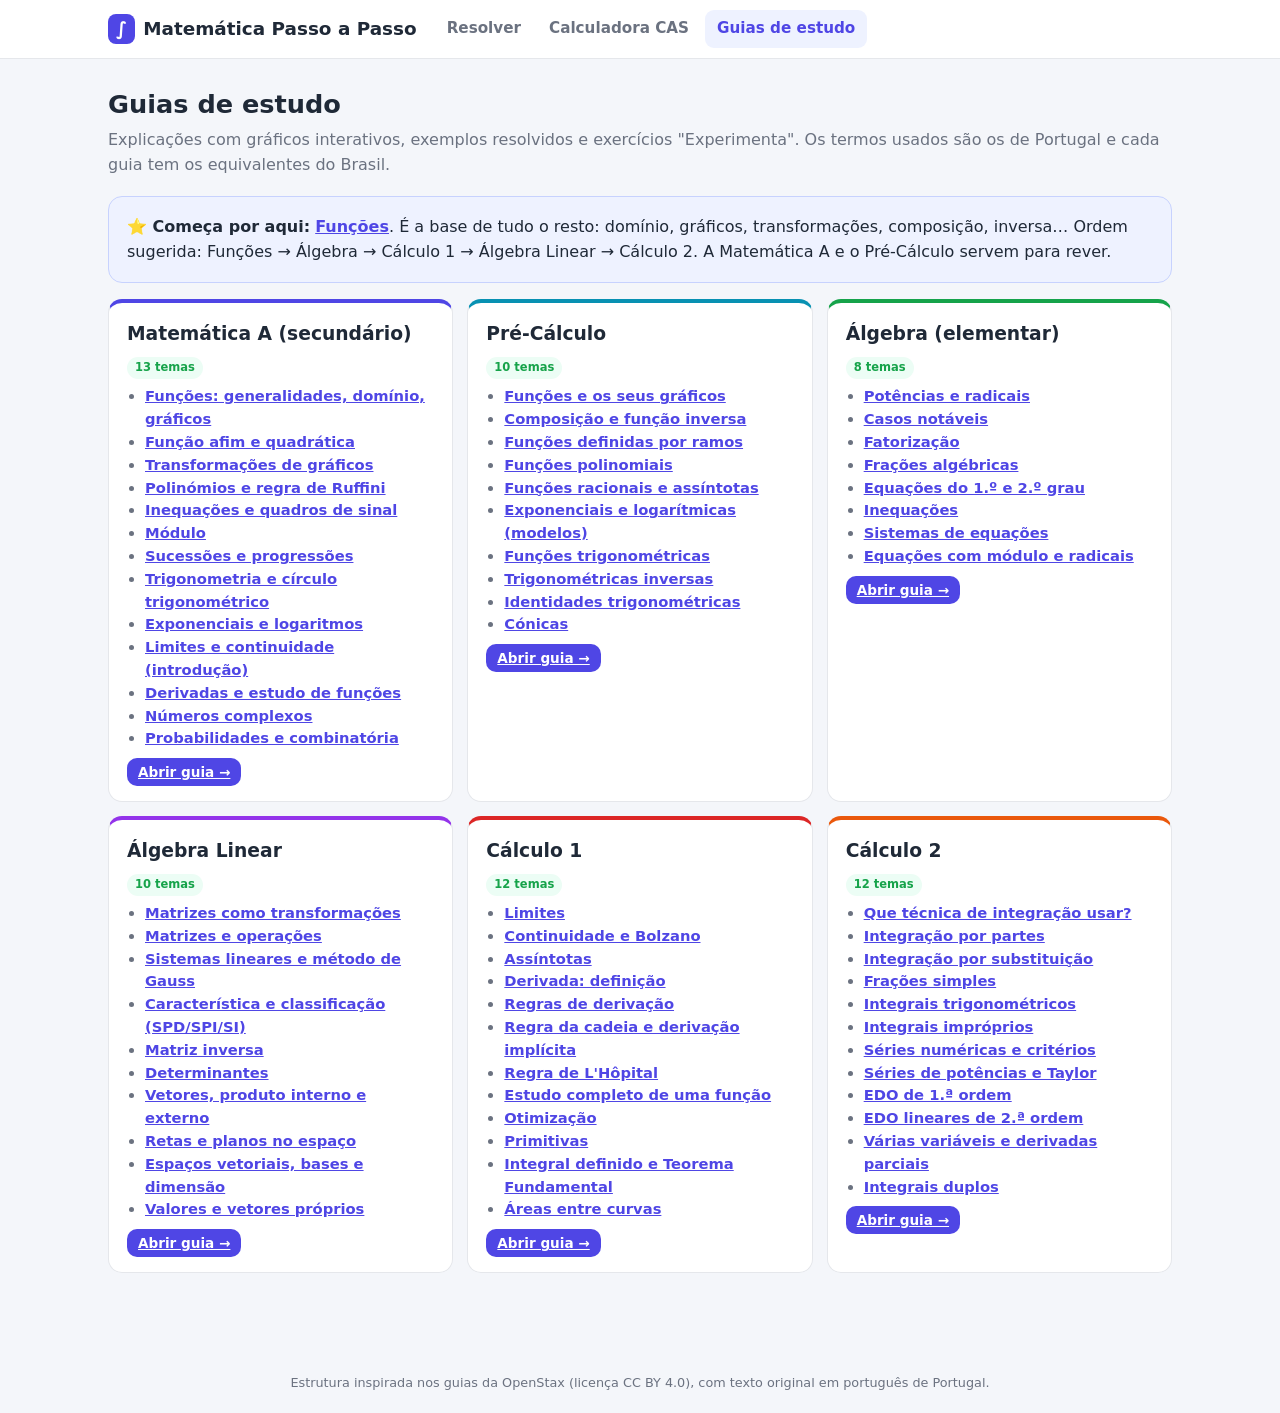
<file: guias/index.html>
<!DOCTYPE html>
<html lang="pt-PT">
<head>
<meta charset="utf-8">
<meta name="viewport" content="width=device-width, initial-scale=1">
<title>Guias de estudo — Matemática Passo a Passo</title>
<link rel="stylesheet" href="../css/style.css">
</head>
<body>
<header class="topo"><div class="topo-in">
  <a class="logo" href="../index.html"><b>∫</b> Matemática Passo a Passo</a>
  <nav class="nav">
    <a href="../index.html#solver">Resolver</a>
    <a href="../index.html#cas">Calculadora CAS</a>
    <a href="index.html" class="ativo">Guias de estudo</a>
  </nav>
</div></header>
<main>
  <h1>Guias de estudo</h1>
  <p class="sub">Explicações com gráficos interativos, exemplos resolvidos e exercícios "Experimenta". Os termos usados são os de Portugal e cada guia tem os equivalentes do Brasil.</p>

  <div class="cartao" style="background:#eef2ff;border-color:#c7d2fe">
    <b>⭐ Começa por aqui:</b> <a href="funcoes.html"><b>Funções</b></a>. É a base de tudo o resto: domínio, gráficos, transformações, composição, inversa… Ordem sugerida: Funções → Álgebra → Cálculo 1 → Álgebra Linear → Cálculo 2. A Matemática A e o Pré-Cálculo servem para rever.
  </div>

  <div class="guias-grelha" id="grelha"></div>
</main>
<footer class="rodape">Estrutura inspirada nos guias da OpenStax (licença CC BY 4.0), com texto original em português de Portugal.</footer>
<script>
const MATERIAS = [
  { nome: 'Matemática A (secundário)', cor: '#4f46e5', f: 'matematica-a.html', temas: [
    ['Funções: generalidades, domínio, gráficos', 'funcoes.html'], ['Função afim e quadrática', 'funcoes.html#afim'], ['Transformações de gráficos', 'funcoes.html#transformacoes'],
    ['Polinómios e regra de Ruffini', '#polinomios'], ['Inequações e quadros de sinal', '#inequacoes'], ['Módulo', '#modulo'], ['Sucessões e progressões', '#sucessoes'],
    ['Trigonometria e círculo trigonométrico', '#trigonometria'], ['Exponenciais e logaritmos', '#exponenciais'], ['Limites e continuidade (introdução)', '#limites'],
    ['Derivadas e estudo de funções', '#derivadas'], ['Números complexos', '#complexos'], ['Probabilidades e combinatória', '#probabilidades'] ] },
  { nome: 'Pré-Cálculo', cor: '#0891b2', f: 'pre-calculo.html', temas: [
    ['Funções e os seus gráficos', 'funcoes.html'], ['Composição e função inversa', 'funcoes.html#composicao'], ['Funções definidas por ramos', 'funcoes.html#ramos'],
    ['Funções polinomiais', '#polinomiais'], ['Funções racionais e assíntotas', '#racionais'], ['Exponenciais e logarítmicas (modelos)', '#exp-log'],
    ['Funções trigonométricas', '#trigonometricas'], ['Trigonométricas inversas', '#inversas-trig'], ['Identidades trigonométricas', '#identidades'], ['Cónicas', '#conicas'] ] },
  { nome: 'Álgebra (elementar)', cor: '#16a34a', f: 'algebra.html', temas: [
    ['Potências e radicais', '#potencias'], ['Casos notáveis', '#casos-notaveis'], ['Fatorização', '#fatorizacao'], ['Frações algébricas', '#fracoes'],
    ['Equações do 1.º e 2.º grau', '#equacoes'], ['Inequações', '#inequacoes'], ['Sistemas de equações', '#sistemas'], ['Equações com módulo e radicais', '#modulo-radicais'] ] },
  { nome: 'Álgebra Linear', cor: '#9333ea', f: 'algebra-linear.html', temas: [
    ['Matrizes como transformações', '#inicio'], ['Matrizes e operações', '#matrizes'], ['Sistemas lineares e método de Gauss', '#gauss'], ['Característica e classificação (SPD/SPI/SI)', '#caracteristica'],
    ['Matriz inversa', '#inversa'], ['Determinantes', '#determinantes'], ['Vetores, produto interno e externo', '#vetores'], ['Retas e planos no espaço', '#retas-planos'],
    ['Espaços vetoriais, bases e dimensão', '#espacos'], ['Valores e vetores próprios', '#valores-proprios'] ] },
  { nome: 'Cálculo 1', cor: '#dc2626', f: 'calculo-1.html', temas: [
    ['Limites', '#limites'], ['Continuidade e Bolzano', '#continuidade'], ['Assíntotas', '#assintotas'], ['Derivada: definição', '#derivada-def'], ['Regras de derivação', '#regras'],
    ['Regra da cadeia e derivação implícita', '#cadeia'], ['Regra de L\'Hôpital', '#lhopital'], ['Estudo completo de uma função', '#estudo'], ['Otimização', '#otimizacao'],
    ['Primitivas', '#primitivas'], ['Integral definido e Teorema Fundamental', '#integral-definido'], ['Áreas entre curvas', '#areas'] ] },
  { nome: 'Cálculo 2', cor: '#ea580c', f: 'calculo-2.html', temas: [
    ['Que técnica de integração usar?', '#inicio'], ['Integração por partes', '#partes'], ['Integração por substituição', '#substituicao'], ['Frações simples', '#fracoes'],
    ['Integrais trigonométricos', '#trigonometricos'], ['Integrais impróprios', '#improprios'], ['Séries numéricas e critérios', '#series'], ['Séries de potências e Taylor', '#taylor'],
    ['EDO de 1.ª ordem', '#edo1'], ['EDO lineares de 2.ª ordem', '#edo2'], ['Várias variáveis e derivadas parciais', '#varias-variaveis'], ['Integrais duplos', '#integrais-duplos'] ] },
];
document.getElementById('grelha').innerHTML = MATERIAS.map(m => `<div class="guia-cartao" style="border-top:4px solid ${m.cor}">
    <h3><a href="${m.f}" style="color:inherit;text-decoration:none">${m.nome}</a></h3>
    <span class="etiqueta pronto">${m.temas.length} temas</span>
    <ul>${m.temas.map(([t, l]) => `<li><a href="${l.startsWith('#') ? m.f + l : l}">${t}</a></li>`).join('')}</ul>
    <p style="margin:10px 0 0"><a class="btn peq" href="${m.f}">Abrir guia →</a></p>
  </div>`).join('');
</script>
</body>
</html>
</file>
<file: css/style.css>
[hidden] { display: none !important; }
:root {
  --fundo: #f4f6fa; --cartao: #fff; --texto: #1f2937; --suave: #6b7280; --linha: #e5e7eb;
  --acento: #4f46e5; --acento-2: #eef2ff; --verde: #16a34a; --verde-2: #ecfdf5; --vermelho: #dc2626; --vermelho-2: #fef2f2;
  --amarelo-2: #fffbeb; --azul-passo: #f0f9ff; --raio: 14px;
}
* { box-sizing: border-box; }
html { scroll-behavior: smooth; }
body { margin: 0; font-family: system-ui, -apple-system, "Segoe UI", Roboto, sans-serif; background: var(--fundo); color: var(--texto); line-height: 1.55; }
a { color: var(--acento); }
button { font: inherit; cursor: pointer; }
input, select, textarea { font: inherit; }

/* ---------- cabeçalho ---------- */
.topo { position: sticky; top: 0; z-index: 20; background: #fff; border-bottom: 1px solid var(--linha); }
.topo-in { max-width: 1100px; margin: auto; display: flex; align-items: center; gap: 18px; padding: 10px 18px; flex-wrap: wrap; }
.logo { font-weight: 800; font-size: 1.15rem; color: var(--texto); text-decoration: none; display: flex; align-items: center; gap: 8px; }
.logo b { background: var(--acento); color: #fff; border-radius: 8px; padding: 1px 8px; }
.nav { display: flex; gap: 4px; flex-wrap: wrap; }
.nav a { text-decoration: none; color: var(--suave); padding: 7px 12px; border-radius: 9px; font-weight: 600; font-size: .95rem; }
.nav a.ativo, .nav a:hover { background: var(--acento-2); color: var(--acento); }
.estado { margin-left: auto; font-size: .8rem; color: var(--suave); display: flex; align-items: center; gap: 6px; }
.estado i { width: 9px; height: 9px; border-radius: 50%; background: #f59e0b; display: inline-block; }
.estado.pronto i { background: var(--verde); }

main { max-width: 1100px; margin: auto; padding: 22px 18px 80px; }
.vista { display: none; }
.vista.ativa { display: block; }
h1 { font-size: 1.6rem; margin: 4px 0 4px; }
.sub { color: var(--suave); margin: 0 0 18px; }

.cartao { background: var(--cartao); border-radius: var(--raio); border: 1px solid var(--linha); padding: 18px; margin-bottom: 16px; }

/* ---------- formulário do solver ---------- */
.tipos { display: flex; gap: 6px; flex-wrap: wrap; margin-bottom: 14px; }
.tipos button { border: 1px solid var(--linha); background: #fff; border-radius: 999px; padding: 7px 14px; font-weight: 600; color: var(--suave); }
.tipos button.ativo { background: var(--acento); color: #fff; border-color: var(--acento); }
.linha { display: flex; gap: 10px; flex-wrap: wrap; align-items: end; }
.campo { display: flex; flex-direction: column; gap: 4px; flex: 1; min-width: 110px; }
.campo.grande { flex: 4; min-width: 240px; }
.campo label { font-size: .8rem; font-weight: 600; color: var(--suave); }
.campo input, .campo select, .campo textarea { border: 1.5px solid var(--linha); border-radius: 10px; padding: 10px 12px; background: #fff; outline: none; }
.campo textarea { font-family: ui-monospace, monospace; min-height: 90px; }
.campo input:focus, .campo textarea:focus { border-color: var(--acento); }
.previa { min-height: 46px; padding: 10px 6px 0; font-size: 1.15rem; overflow-x: auto; }
.botoes { display: flex; gap: 8px; flex-wrap: wrap; margin-top: 12px; }
.btn { border: none; border-radius: 10px; padding: 10px 16px; font-weight: 700; background: var(--acento); color: #fff; }
.btn:disabled { opacity: .5; cursor: wait; }
.btn.sec { background: var(--acento-2); color: var(--acento); }
.btn.cinza { background: #f3f4f6; color: var(--texto); }
.btn.peq { padding: 6px 11px; font-size: .85rem; }
.exemplos { margin-top: 10px; font-size: .85rem; color: var(--suave); }
.exemplos button { border: none; background: #f3f4f6; border-radius: 7px; padding: 3px 9px; margin: 2px; color: var(--texto); }
.ajuda { font-size: .8rem; color: var(--suave); margin-top: 6px; }

/* ---------- resultado ---------- */
.resultado-topo { font-size: 1.35rem; overflow-x: auto; padding: 6px 0 14px; }
.barra-passos { display: flex; align-items: center; gap: 12px; flex-wrap: wrap; border-top: 2px dashed #f0b4bd; padding-top: 14px; margin-top: 4px; }
.barra-passos h3 { margin: 0; flex: 1; font-size: 1.1rem; }
.interruptor { display: inline-flex; align-items: center; gap: 8px; font-size: .92rem; cursor: pointer; user-select: none; }
.interruptor input { display: none; }
.interruptor span.t { width: 42px; height: 24px; border-radius: 99px; background: #d1d5db; position: relative; transition: .2s; }
.interruptor span.t::after { content: ""; position: absolute; top: 3px; left: 3px; width: 18px; height: 18px; border-radius: 50%; background: #fff; transition: .2s; }
.interruptor input:checked + span.t { background: #d6455d; }
.interruptor input:checked + span.t::after { left: 21px; }

.passos { margin-top: 14px; display: flex; flex-direction: column; gap: 8px; }
.passo { border: 1px solid var(--linha); border-radius: 12px; background: #fff; overflow: hidden; }
.passo .cab { background: var(--azul-passo); padding: 11px 14px; display: flex; align-items: center; gap: 10px; cursor: pointer; }
.passo .cab .tit { font-weight: 600; flex: 1; }
.passo .cab .n { background: #fff; border: 1px solid #bae6fd; color: #0369a1; border-radius: 99px; font-size: .75rem; padding: 1px 8px; font-weight: 700; }
.passo .corpo { padding: 12px 14px; overflow-x: auto; font-size: 1.05rem; }
.passo .porque { display: none; border-top: 1px dashed var(--linha); padding: 10px 14px; background: #fcfcfd; font-size: .93rem; }
.passo.aberto .porque { display: block; }
.passo .porque .regra { background: var(--amarelo-2); border: 1px solid #fde68a; border-radius: 9px; padding: 8px 10px; margin: 6px 0; overflow-x: auto; }
.passo .seta { transition: .2s; color: var(--suave); }
.passo.aberto .seta { transform: rotate(180deg); }
.passo.destaque .cab { background: #fff7ed; }
.passo.destaque { border-color: #fdba74; }
.nivel-1 { margin-left: 22px; } .nivel-2 { margin-left: 44px; } .nivel-3 { margin-left: 66px; } .nivel-4 { margin-left: 88px; }
@media (max-width: 640px) { .nivel-1 { margin-left: 8px; } .nivel-2 { margin-left: 16px; } .nivel-3, .nivel-4 { margin-left: 24px; } }
.ia { margin-top: 8px; padding: 10px 12px; border-radius: 9px; background: var(--acento-2); font-size: .93rem; }
.controlo-passo { display: flex; gap: 8px; margin-top: 10px; flex-wrap: wrap; }
.pista { background: var(--amarelo-2); border: 1px solid #fde68a; border-radius: 10px; padding: 10px 12px; margin-top: 8px; }
.metodos-tabs { display: flex; gap: 6px; margin-top: 12px; flex-wrap: wrap; }

.treino { background: var(--acento-2); border-radius: 12px; padding: 14px; margin-top: 14px; }
.ok-msg { color: var(--verde); font-weight: 700; } .erro-msg { color: var(--vermelho); font-weight: 700; }
.aviso { background: var(--vermelho-2); color: var(--vermelho); border-radius: 10px; padding: 10px 14px; }
.info { background: var(--azul-passo); border-radius: 10px; padding: 10px 14px; font-size: .92rem; }

/* ---------- gráfico ---------- */
.grafico-wrap { width: 100%; position: relative; }
.grafico-wrap canvas { display: block; border-radius: 10px; background: #fff; border: 1px solid var(--linha); touch-action: none; }
.grafico-legenda { display: flex; gap: 14px; font-size: .82rem; color: var(--suave); padding: 6px 2px; flex-wrap: wrap; }
.grafico-legenda i { display: inline-block; width: 14px; height: 4px; border-radius: 2px; margin-right: 5px; vertical-align: middle; }

/* ---------- foto ---------- */
.foto-previa { max-width: 100%; max-height: 260px; border-radius: 10px; border: 1px solid var(--linha); margin-top: 10px; display: block; }

/* ---------- CAS ---------- */
.cas-ecra { background: #fff; border: 1px solid var(--linha); border-radius: var(--raio); min-height: 320px; max-height: 60vh; overflow-y: auto; padding: 6px 0; }
.cas-linha { padding: 10px 16px; border-bottom: 1px solid #f3f4f6; }
.cas-linha .ent { font-family: ui-monospace, monospace; color: var(--suave); font-size: .9rem; }
.cas-linha .sai { text-align: right; font-size: 1.15rem; overflow-x: auto; padding-top: 4px; }
.cas-linha .apx { text-align: right; color: var(--suave); font-size: .85rem; }
.cas-linha .acoes { text-align: right; }
.cas-linha.erro .sai { color: var(--vermelho); font-size: .95rem; }
.cas-entrada { display: flex; gap: 8px; margin-top: 10px; }
.cas-entrada input { flex: 1; border: 1.5px solid var(--linha); border-radius: 10px; padding: 12px 14px; font-family: ui-monospace, monospace; font-size: 1rem; outline: none; }
.cas-entrada input:focus { border-color: var(--acento); }
.teclado { display: flex; gap: 6px; flex-wrap: wrap; margin-top: 10px; }
.teclado button { border: 1px solid var(--linha); background: #fff; border-radius: 8px; padding: 6px 10px; font-family: ui-monospace, monospace; }
.cas-grelha { display: grid; grid-template-columns: 1fr 300px; gap: 16px; }
@media (max-width: 860px) { .cas-grelha { grid-template-columns: 1fr; } }
.cmd-lista { font-size: .85rem; }
.cmd-lista code { background: #f3f4f6; border-radius: 5px; padding: 1px 5px; cursor: pointer; }
.cmd-lista div { margin: 5px 0; }

/* ---------- definições ---------- */
.def-campo { margin-bottom: 14px; }

/* ---------- guias ---------- */
.guias-grelha { display: grid; grid-template-columns: repeat(auto-fill, minmax(300px, 1fr)); gap: 14px; }
.guia-cartao { background: #fff; border: 1px solid var(--linha); border-radius: var(--raio); padding: 16px 18px; }
.guia-cartao h3 { margin: 0 0 6px; }
.guia-cartao ul { margin: 6px 0 0; padding-left: 18px; color: var(--suave); font-size: .92rem; }
.guia-cartao li a { font-weight: 600; }
.etiqueta { display: inline-block; font-size: .72rem; font-weight: 700; padding: 2px 8px; border-radius: 99px; background: #f3f4f6; color: var(--suave); }
.etiqueta.pronto { background: var(--verde-2); color: var(--verde); }

/* páginas de guia */
.guia { display: grid; grid-template-columns: 240px 1fr; gap: 26px; max-width: 1150px; margin: auto; padding: 22px 18px 90px; }
@media (max-width: 900px) { .guia { grid-template-columns: 1fr; } .guia-indice { position: static !important; } }
.guia-indice { position: sticky; top: 76px; align-self: start; font-size: .9rem; background: #fff; border: 1px solid var(--linha); border-radius: var(--raio); padding: 14px; max-height: calc(100vh - 100px); overflow-y: auto; }
.guia-indice a { display: block; text-decoration: none; color: var(--suave); padding: 4px 6px; border-radius: 6px; }
.guia-indice a:hover { background: var(--acento-2); color: var(--acento); }
.guia-conteudo section { background: #fff; border: 1px solid var(--linha); border-radius: var(--raio); padding: 22px 24px; margin-bottom: 18px; scroll-margin-top: 80px; }
.guia-conteudo h2 { margin-top: 0; font-size: 1.35rem; }
.guia-conteudo h3 { font-size: 1.08rem; margin-bottom: 6px; }
.caixa { border-radius: 12px; padding: 12px 16px; margin: 14px 0; border-left: 5px solid; }
.caixa > b:first-child { display: block; margin-bottom: 4px; font-size: .85rem; letter-spacing: .02em; }
.caixa.def { background: var(--acento-2); border-color: var(--acento); }
.caixa.como { background: var(--verde-2); border-color: var(--verde); }
.caixa.como ol { margin: 4px 0; padding-left: 20px; }
.caixa.nota { background: var(--amarelo-2); border-color: #f59e0b; }
.caixa.br { background: #f5f3ff; border-color: #8b5cf6; }
.exemplo { border: 1px solid var(--linha); border-radius: 12px; margin: 14px 0; overflow: hidden; }
.exemplo > .ex-tit { background: #f9fafb; padding: 10px 14px; font-weight: 700; }
.exemplo > .ex-corpo { padding: 10px 14px; }
details.resolucao, details.resp { margin-top: 8px; }
details summary { cursor: pointer; font-weight: 700; color: var(--acento); }
.experimenta { background: #fff7ed; border: 1px solid #fed7aa; border-radius: 12px; padding: 12px 16px; margin: 14px 0; }
.experimenta > b:first-child { color: #c2410c; }
.controlos { display: flex; gap: 18px; flex-wrap: wrap; margin: 10px 0; align-items: center; font-size: .92rem; }
.controlos label { display: flex; align-items: center; gap: 8px; }
.controlos input[type=range] { width: 130px; accent-color: var(--acento); }
.controlos output { font-family: ui-monospace, monospace; font-weight: 700; min-width: 36px; display: inline-block; }
.formula-viva { font-size: 1.2rem; text-align: center; padding: 6px; }
.tabela { border-collapse: collapse; width: 100%; margin: 10px 0; font-size: .93rem; }
.tabela th, .tabela td { border: 1px solid var(--linha); padding: 7px 10px; text-align: center; }
.tabela th { background: #f9fafb; }
.mini-grelha { display: grid; grid-template-columns: repeat(auto-fill, minmax(230px, 1fr)); gap: 12px; }
.mini { border: 1px solid var(--linha); border-radius: 12px; padding: 10px; }
.mini h4 { margin: 0 0 4px; font-size: .95rem; }
.mini .ff { text-align: center; }
.mini small { color: var(--suave); display: block; margin-top: 4px; }
.diagrama { width: 100%; max-width: 560px; display: block; margin: 10px auto; }
.leitura { font-family: ui-monospace, monospace; font-size: .9rem; color: var(--suave); text-align: center; min-height: 1.4em; }
.duas { display: grid; grid-template-columns: 1fr 1fr; gap: 16px; }
@media (max-width: 700px) { .duas { grid-template-columns: 1fr; } }
.rodape { color: var(--suave); font-size: .8rem; text-align: center; padding: 20px; }

/* ---------- calculadora estilo TI-Nspire ---------- */
.ti { display: grid; grid-template-columns: minmax(0, 1fr) 430px; gap: 18px; align-items: start; }
@media (max-width: 980px) { .ti { grid-template-columns: 1fr; } }
.ti-ecra-wrap { background: #fff; border: 1px solid var(--linha); border-radius: var(--raio); overflow: hidden; }
.ti-barra { display: flex; gap: 10px; align-items: center; background: #e8eef7; padding: 6px 12px; font-size: .85rem; color: #334155; border-bottom: 1px solid var(--linha); }
.ti-barra .ti-modo { margin-left: auto; font-family: ui-monospace, monospace; font-size: .75rem; }
.ti-ecra-wrap .cas-ecra { border: none; border-radius: 0; min-height: 380px; max-height: 58vh; }
.ti-ecra-wrap .cas-entrada { margin: 0; padding: 10px; border-top: 1px solid var(--linha); }
.ti-vazio { color: var(--suave); padding: 20px 16px; font-size: .92rem; }
.cas-linha .sai { cursor: pointer; }
.cas-linha .sai:hover { background: #f8fafc; }
.ti-teclado { background: #2b2f36; border-radius: 22px; padding: 14px; display: flex; flex-direction: column; gap: 10px; box-shadow: 0 6px 18px rgba(0,0,0,.18); }
.ti-linha { display: grid; gap: 6px; }
.ti-tecla { border: none; border-radius: 8px; padding: 9px 4px; font-size: .88rem; font-weight: 600; background: #4b515c; color: #fff; font-family: ui-monospace, "Segoe UI", sans-serif; line-height: 1.1; min-height: 36px; }
.ti-tecla:hover { filter: brightness(1.15); }
.ti-tecla:active { transform: translateY(1px); }
.ti-tecla.claro { background: #e5e7eb; color: #111827; }
.ti-tecla.num { background: #f8fafc; color: #111827; font-size: 1.05rem; }
.ti-tecla.op { background: #d1d5db; color: #111827; font-size: 1.05rem; }
.ti-tecla.azul { background: #2563eb; }
.ti-tecla.verde { background: #16a34a; }
.ti-tecla.vermelho { background: #b91c1c; }
.ti-tecla.enter { background: #111827; color: #fff; border: 1px solid #6b7280; }
.ti-tecla small { display: block; font-size: .62rem; opacity: .75; font-weight: 500; }
.ti-sep { height: 1px; background: #444a55; margin: 2px 0; }
.ti-pop { position: fixed; inset: 0; background: rgba(15,23,42,.35); z-index: 50; display: flex; align-items: center; justify-content: center; padding: 14px; }
.ti-pop[hidden] { display: none !important; }
.ti-menu { background: #fff; border-radius: 14px; width: min(560px, 100%); max-height: 82vh; overflow: auto; box-shadow: 0 20px 50px rgba(0,0,0,.3); }
.ti-menu-cab { background: #e8eef7; padding: 10px 14px; font-weight: 700; display: flex; align-items: center; gap: 8px; position: sticky; top: 0; }
.ti-menu-cab button { border: none; background: #fff; border-radius: 7px; padding: 3px 9px; }
.ti-menu-cab .fechar { margin-left: auto; }
.ti-item { display: flex; gap: 10px; align-items: baseline; padding: 9px 14px; border-bottom: 1px solid #f1f5f9; cursor: pointer; }
.ti-item:hover, .ti-item:focus { background: var(--acento-2); outline: none; }
.ti-item .k { font-family: ui-monospace, monospace; font-weight: 700; color: var(--acento); width: 18px; }
.ti-item .nm { flex: 1; }
.ti-item code { font-size: .8rem; color: var(--suave); background: #f3f4f6; border-radius: 5px; padding: 1px 5px; }
.ti-item .sub { color: var(--suave); }

/* ================= calculadora com disposição TI-Nspire CX II CAS ================= */
.calc-layout { display: grid; grid-template-columns: 470px minmax(0, 1fr); gap: 22px; align-items: start; }
@media (max-width: 900px) { .calc-layout { grid-template-columns: 1fr; } .calc { margin: auto; } }
.calc { width: 100%; max-width: 470px; background: linear-gradient(180deg, #2a2d33, #1b1d21 40%, #15171a); border-radius: 26px 26px 38px 38px; padding: 16px 16px 22px; box-shadow: 0 10px 30px rgba(0,0,0,.35), inset 0 0 0 2px #3a3e46; }
.calc-ecra { position: relative; background: #fff; border-radius: 6px; border: 6px solid #0b0c0e; height: 330px; display: flex; flex-direction: column; overflow: hidden; font-family: "Segoe UI", system-ui, sans-serif; }
.calc-barra { display: flex; align-items: center; gap: 4px; background: linear-gradient(#f3f4f6, #dfe3e8); border-bottom: 1px solid #b8bec7; font-size: 12px; padding: 2px 6px; color: #1f2937; height: 22px; flex: none; }
.calc-barra .tab { border: 1px solid #9aa3ad; border-bottom: none; background: #fff; padding: 0 6px; border-radius: 3px 3px 0 0; font-weight: 600; }
.calc-barra .seta-tab { color: #6b7280; font-size: 10px; }
.calc-barra .docnome { margin-left: 8px; color: #374151; }
.calc-barra .ind { margin-left: auto; font-weight: 700; color: #b91c1c; font-size: 11px; min-width: 34px; text-align: right; }
.calc-barra .rad { font-size: 10px; color: #374151; }
.calc-barra .bat { width: 16px; height: 9px; border: 1px solid #374151; border-radius: 2px; position: relative; }
.calc-barra .bat i { position: absolute; inset: 1px 3px 1px 1px; background: #16a34a; }
.calc-hist { flex: 1; overflow-y: auto; padding: 0 0 2px; font-size: 14px; }
.calc-hist .cas-linha { padding: 3px 8px; border-bottom: 1px solid #eef0f3; }
.calc-hist .cas-linha .ent { font-family: inherit; color: #111827; font-size: 13.5px; white-space: nowrap; overflow-x: auto; }
.calc-hist .cas-linha .sai { text-align: right; font-size: 14px; padding: 0; cursor: default; overflow-x: auto; }
.calc-hist .cas-linha .sai .katex-display { margin: 2px 0; text-align: right; }
.calc-hist .cas-linha .sai .katex-display > .katex { text-align: right; }
.calc-hist .cas-linha .apx { font-size: 11px; }
.calc-hist .cas-linha .acoes .btn { padding: 2px 8px; font-size: .72rem; }
.calc-hist .cas-linha.erro .sai { color: #b91c1c; font-size: 12px; }
.calc-hist .sel-ent .ent, .calc-hist .sel-sai .sai { background: #c9dcf5; outline: 1px solid #5b8fd6; }
.calc-linha { flex: none; border-top: 1px solid #c3c9d1; padding: 4px 6px; background: #fff; }
.calc-linha input { width: 100%; border: 1px solid #9aa3ad; border-radius: 2px; padding: 4px 6px; font-family: ui-monospace, "Consolas", monospace; font-size: 14px; outline: none; }
.calc-linha input:focus { border-color: #2563eb; box-shadow: 0 0 0 1px #2563eb inset; }
.calc-aviso { position: absolute; left: 50%; bottom: 46px; transform: translateX(-50%); background: #1f2937; color: #fff; font-size: 12px; padding: 4px 10px; border-radius: 6px; }
.calc-aviso[hidden] { display: none; }
/* menus dentro do ecrã, em cascata como na TI */
.calc-pop { position: absolute; inset: 22px 0 0 0; }
.calc-pop[hidden] { display: none !important; }
.tm { position: absolute; background: #fff; border: 1px solid #6b7280; box-shadow: 2px 3px 8px rgba(0,0,0,.35); font-size: 13px; min-width: 190px; max-height: 280px; overflow-y: auto; }
.tm-cab { background: linear-gradient(#e5e7eb, #cfd4da); font-weight: 700; padding: 2px 6px; font-size: 12px; border-bottom: 1px solid #9ca3af; position: sticky; top: 0; }
.tm-it { display: flex; align-items: center; gap: 6px; padding: 2px 6px; white-space: nowrap; cursor: pointer; }
.tm-it .n { width: 14px; text-align: right; color: #111; }
.tm-it .ic { width: 16px; height: 14px; border-radius: 2px; background: #e5e7eb; border: 1px solid #c3c9d1; font-size: 9px; display: inline-flex; align-items: center; justify-content: center; color: #374151; }
.tm-it .t { flex: 1; }
.tm-it .s { color: #4b5563; }
.tm-it.on { background: #3b6fb6; color: #fff; }
.tm-it.on .s, .tm-it.on .n { color: #fff; }
.tm-grelha { display: grid; gap: 3px; padding: 5px; }
.tm-grelha .tm-it { justify-content: center; border: 1px solid #d1d5db; border-radius: 3px; padding: 4px 3px; min-height: 30px; font-size: 13px; }
.tm-grelha .tm-it .katex { font-size: 1em; }
.tm-rodape { font-size: 10.5px; color: #4b5563; padding: 3px 6px; border-top: 1px solid #e5e7eb; background: #f9fafb; }
/* corpo e teclas */
.calc-corpo { margin-top: 12px; display: flex; flex-direction: column; gap: 6px; }
.k-zona-topo { display: grid; grid-template-columns: 62px 1fr 62px; gap: 6px; align-items: center; }
.k-col { display: flex; flex-direction: column; gap: 10px; }
.touchpad { justify-self: center; width: 150px; height: 120px; border-radius: 22px; background: radial-gradient(#3a3e46, #23262b); border: 3px solid #8b9099; position: relative; }
.touchpad button { position: absolute; border: none; background: transparent; color: #cfd3da; font-size: 13px; cursor: pointer; }
.touchpad .up { top: 4px; left: 50%; transform: translateX(-50%); width: 60px; height: 30px; }
.touchpad .dn { bottom: 4px; left: 50%; transform: translateX(-50%); width: 60px; height: 30px; }
.touchpad .lf { left: 4px; top: 50%; transform: translateY(-50%); width: 34px; height: 50px; }
.touchpad .rt { right: 4px; top: 50%; transform: translateY(-50%); width: 34px; height: 50px; }
.touchpad .ct { left: 50%; top: 50%; transform: translate(-50%, -50%); width: 46px; height: 40px; border-radius: 10px; background: #2c3036; border: 2px solid #6b7280; }
.touchpad button:hover { color: #fff; }
.k { position: relative; border: none; border-radius: 9px; background: linear-gradient(#3d4148, #2b2e34); color: #f3f4f6; font: 600 14px/1 "Segoe UI", system-ui, sans-serif; height: 34px; cursor: pointer; box-shadow: 0 2px 0 #0e0f11, inset 0 1px 0 rgba(255,255,255,.08); padding: 0 2px; }
.k:active { transform: translateY(1px); box-shadow: 0 1px 0 #0e0f11; }
.k.num { background: linear-gradient(#e9ebee, #cdd1d6); color: #111827; font-size: 17px; height: 32px; }
.k.op { background: linear-gradient(#55595f, #3d4046); }
.k.ctrl { background: linear-gradient(#c0392b, #96281b); }
.k.ctrl.ativo, .k.shift.ativo { box-shadow: 0 0 0 2px #fbbf24, 0 2px 0 #0e0f11; }
.k.letra { height: 26px; font-size: 12px; border-radius: 7px; }
.k.enter { font-size: 14px; }
.k .sec { position: absolute; top: -13px; left: 0; right: 0; text-align: center; font-size: 10px; font-weight: 600; color: #f87171; white-space: nowrap; pointer-events: none; }
.k-linha { display: grid; gap: 6px 7px; }
.k-espaco-sec { margin-top: 12px; }
.k-sep { height: 6px; }
.calc-lado .cartao { margin-bottom: 12px; }
</file>
